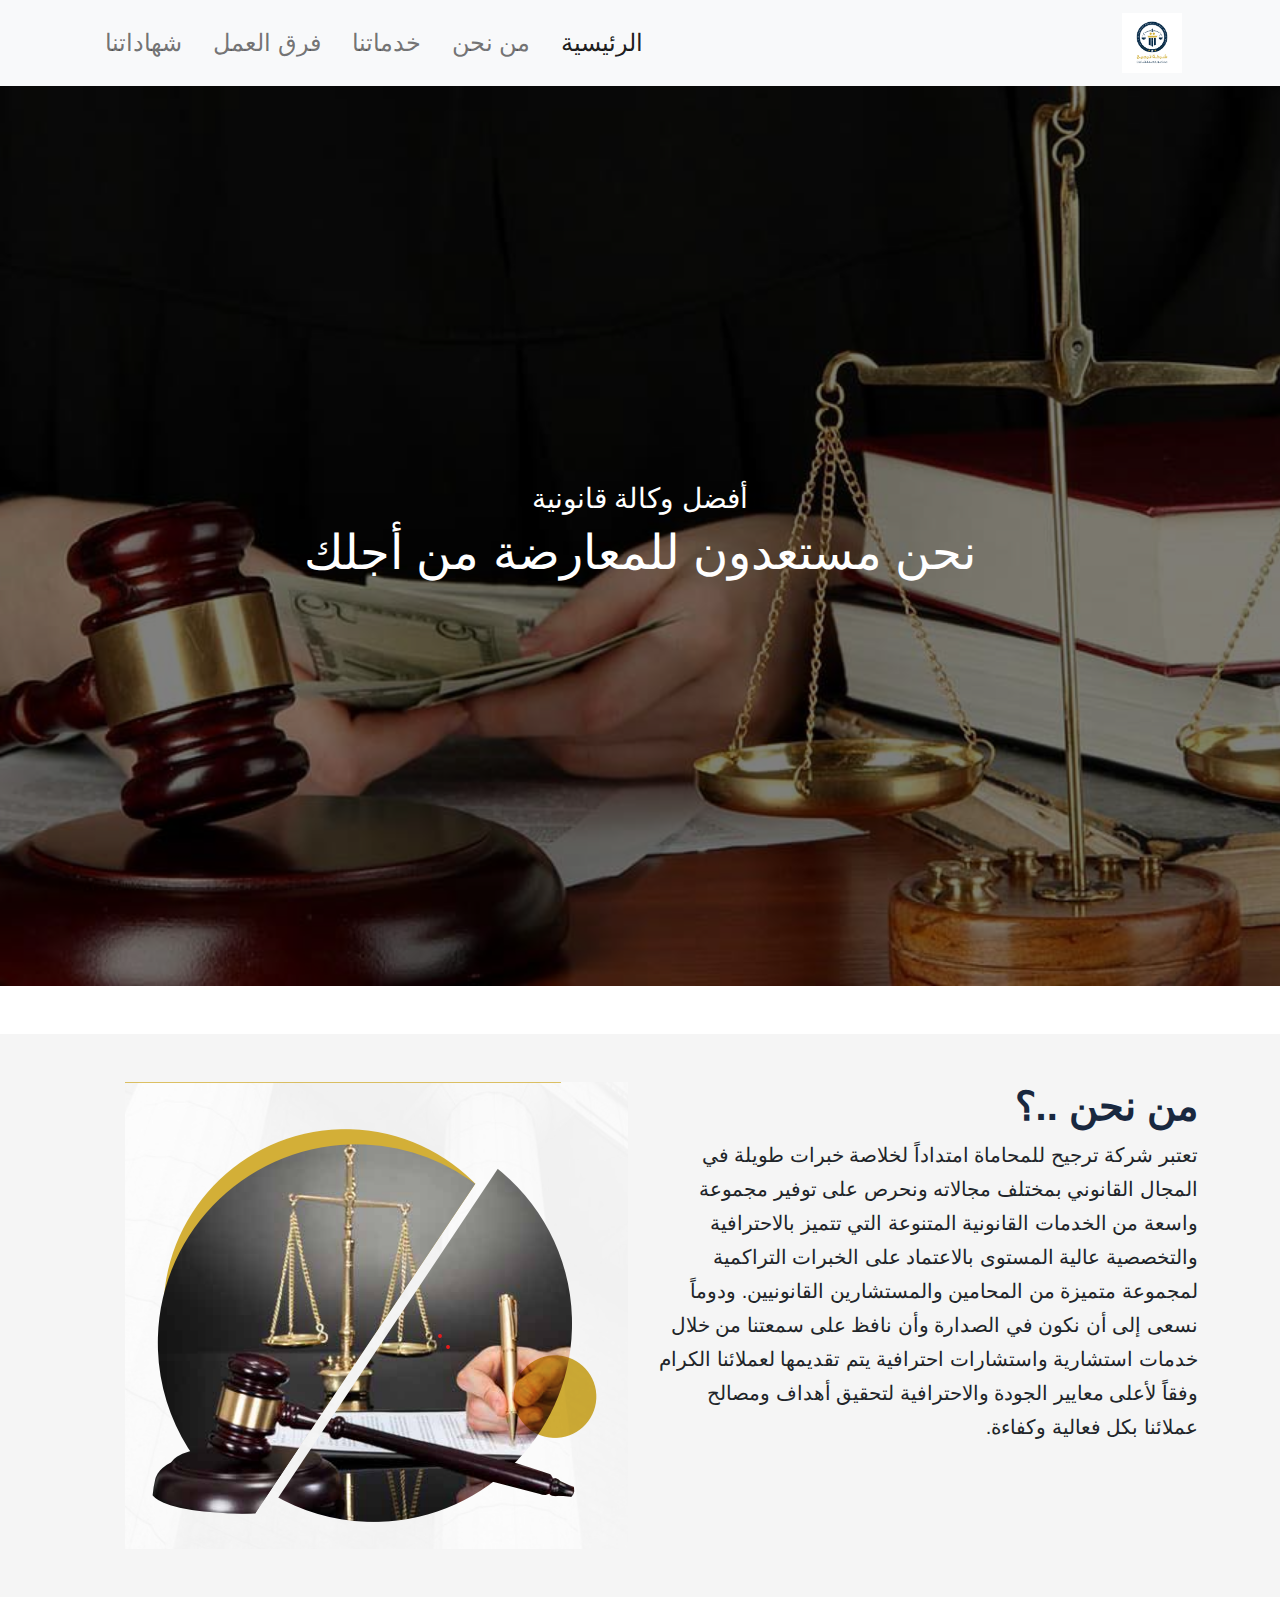
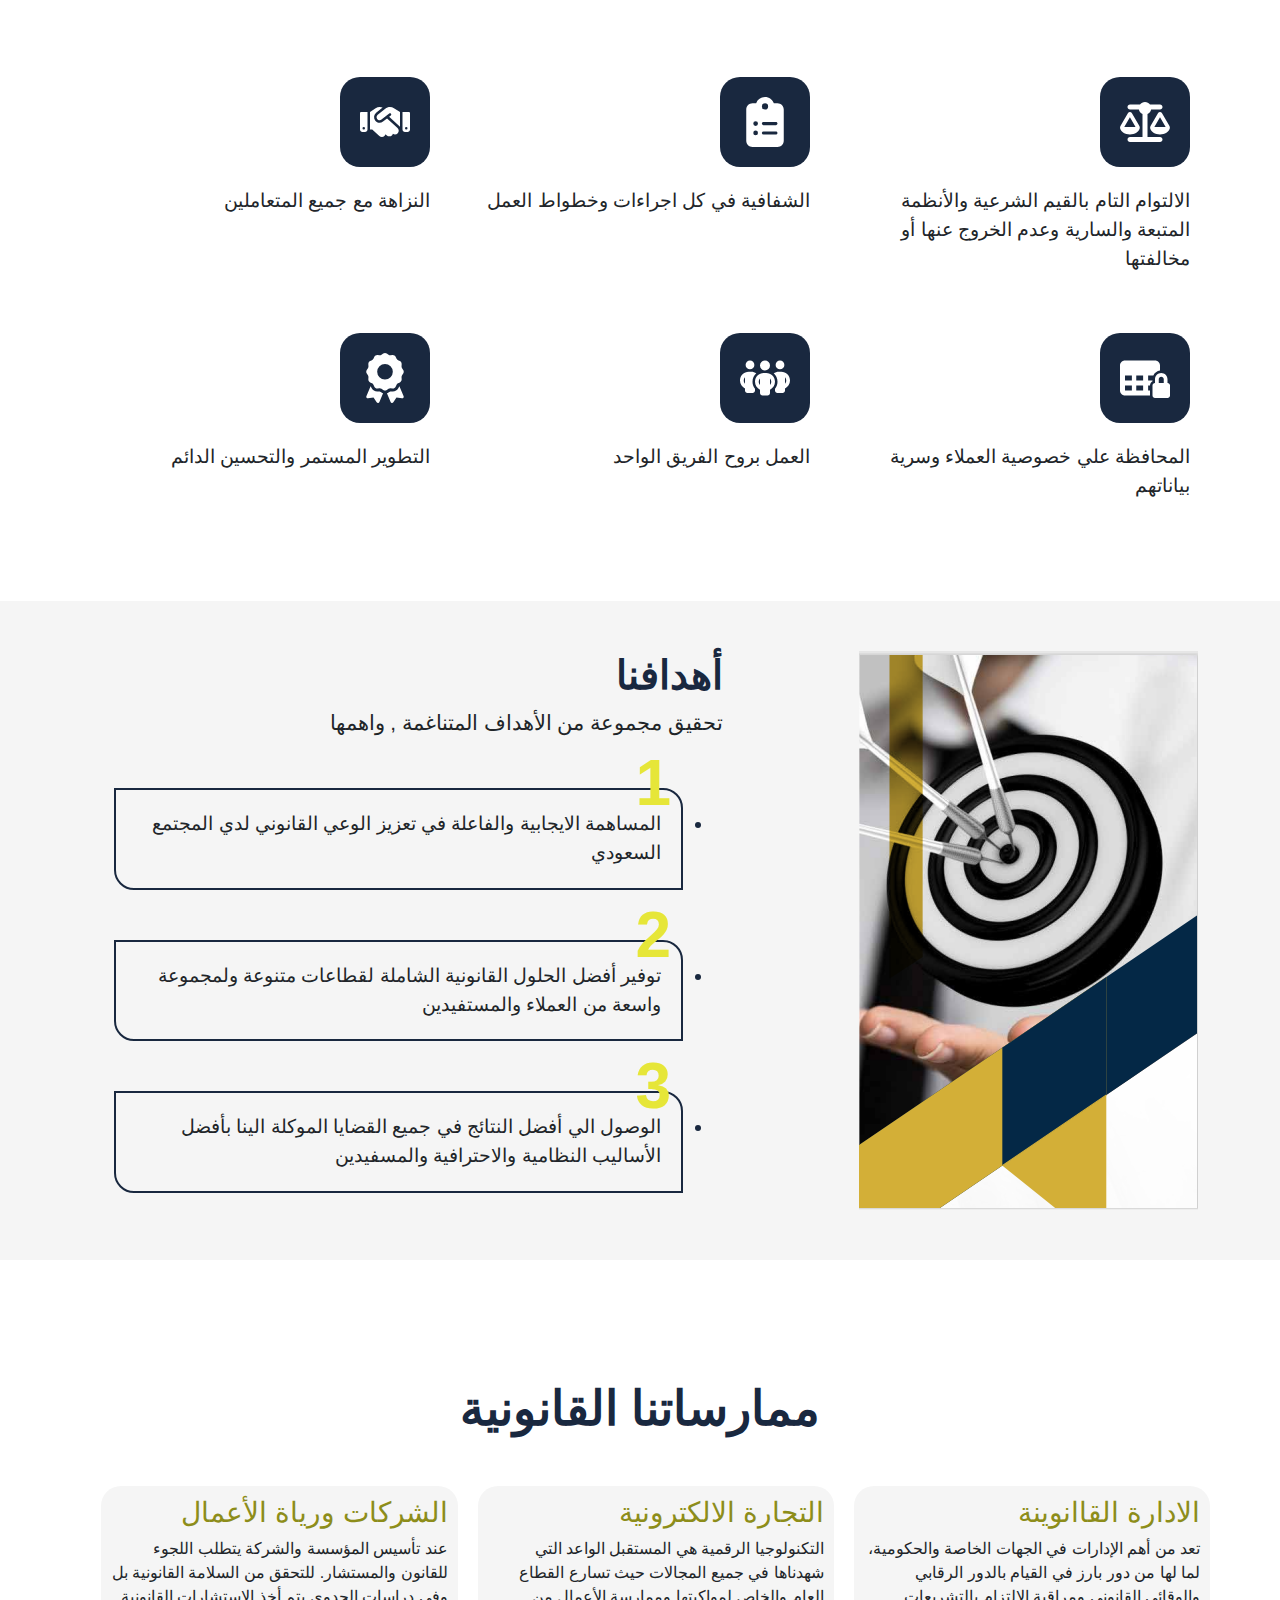
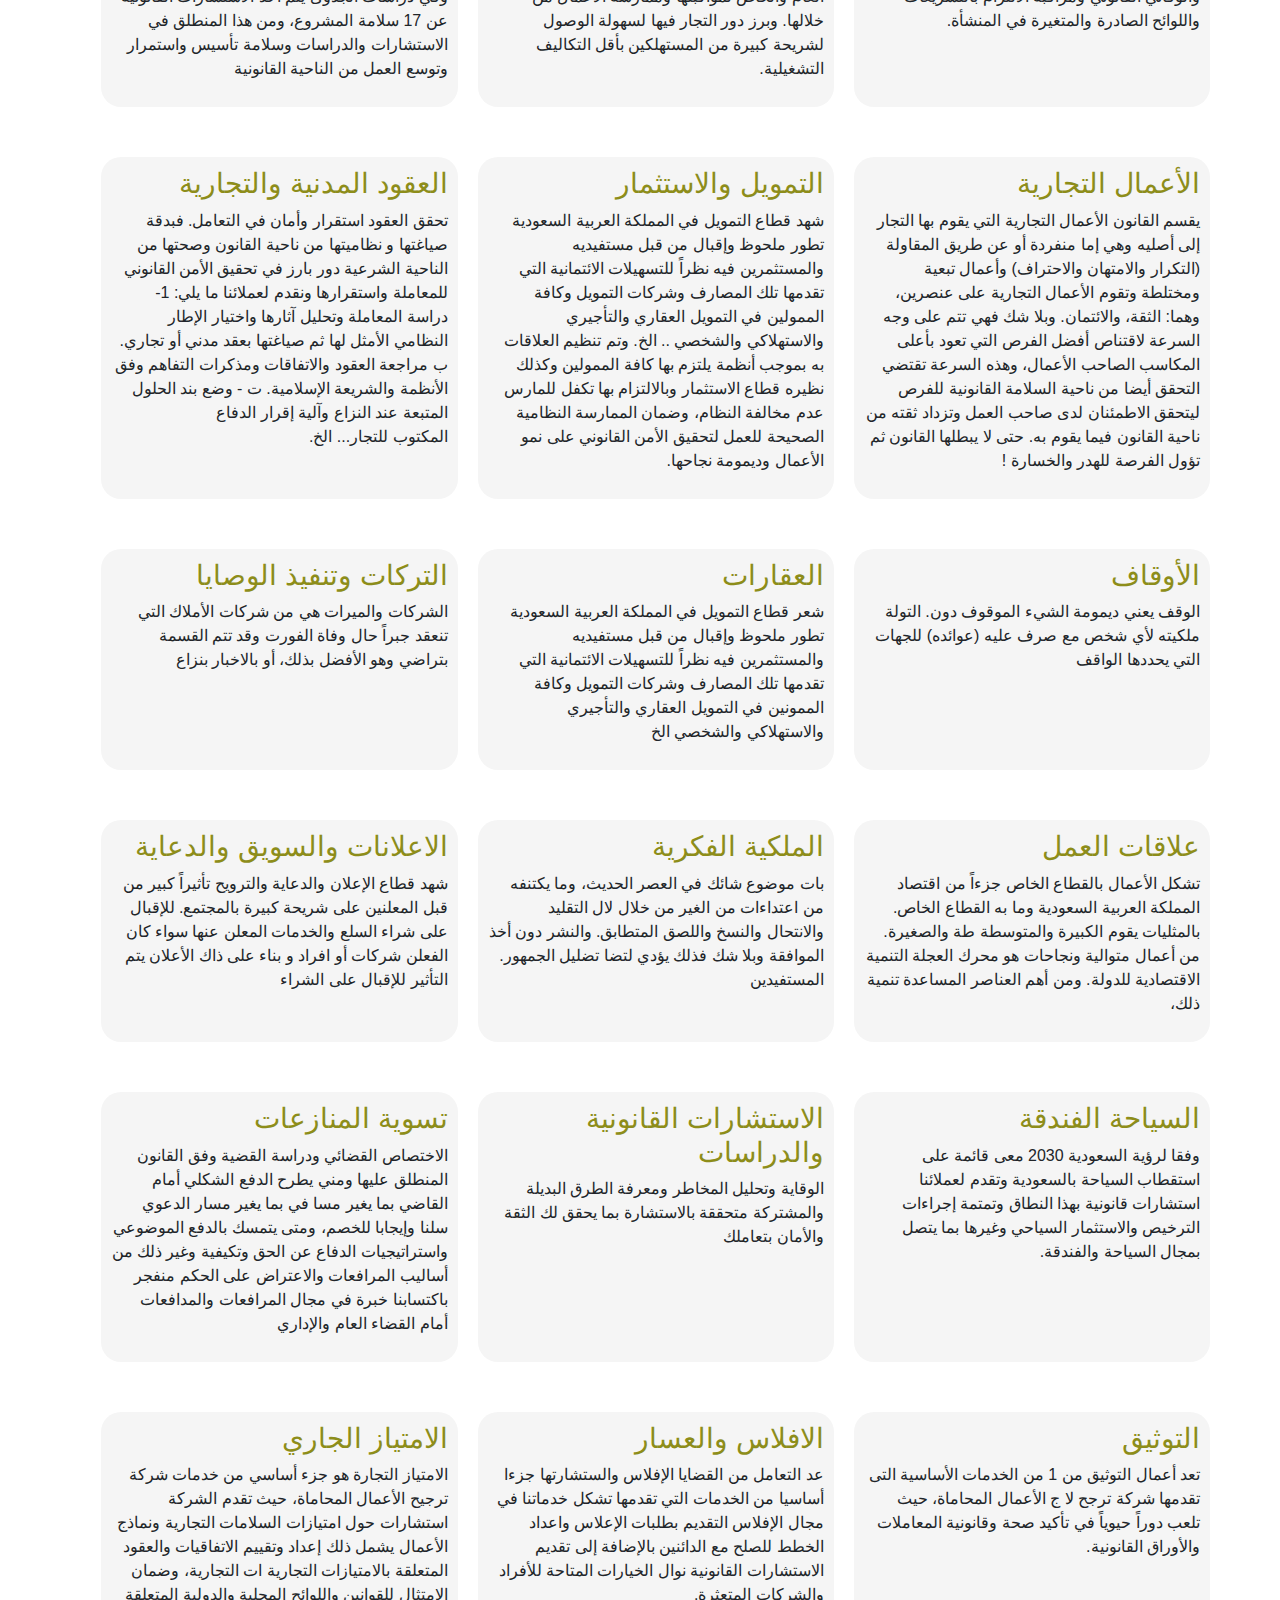
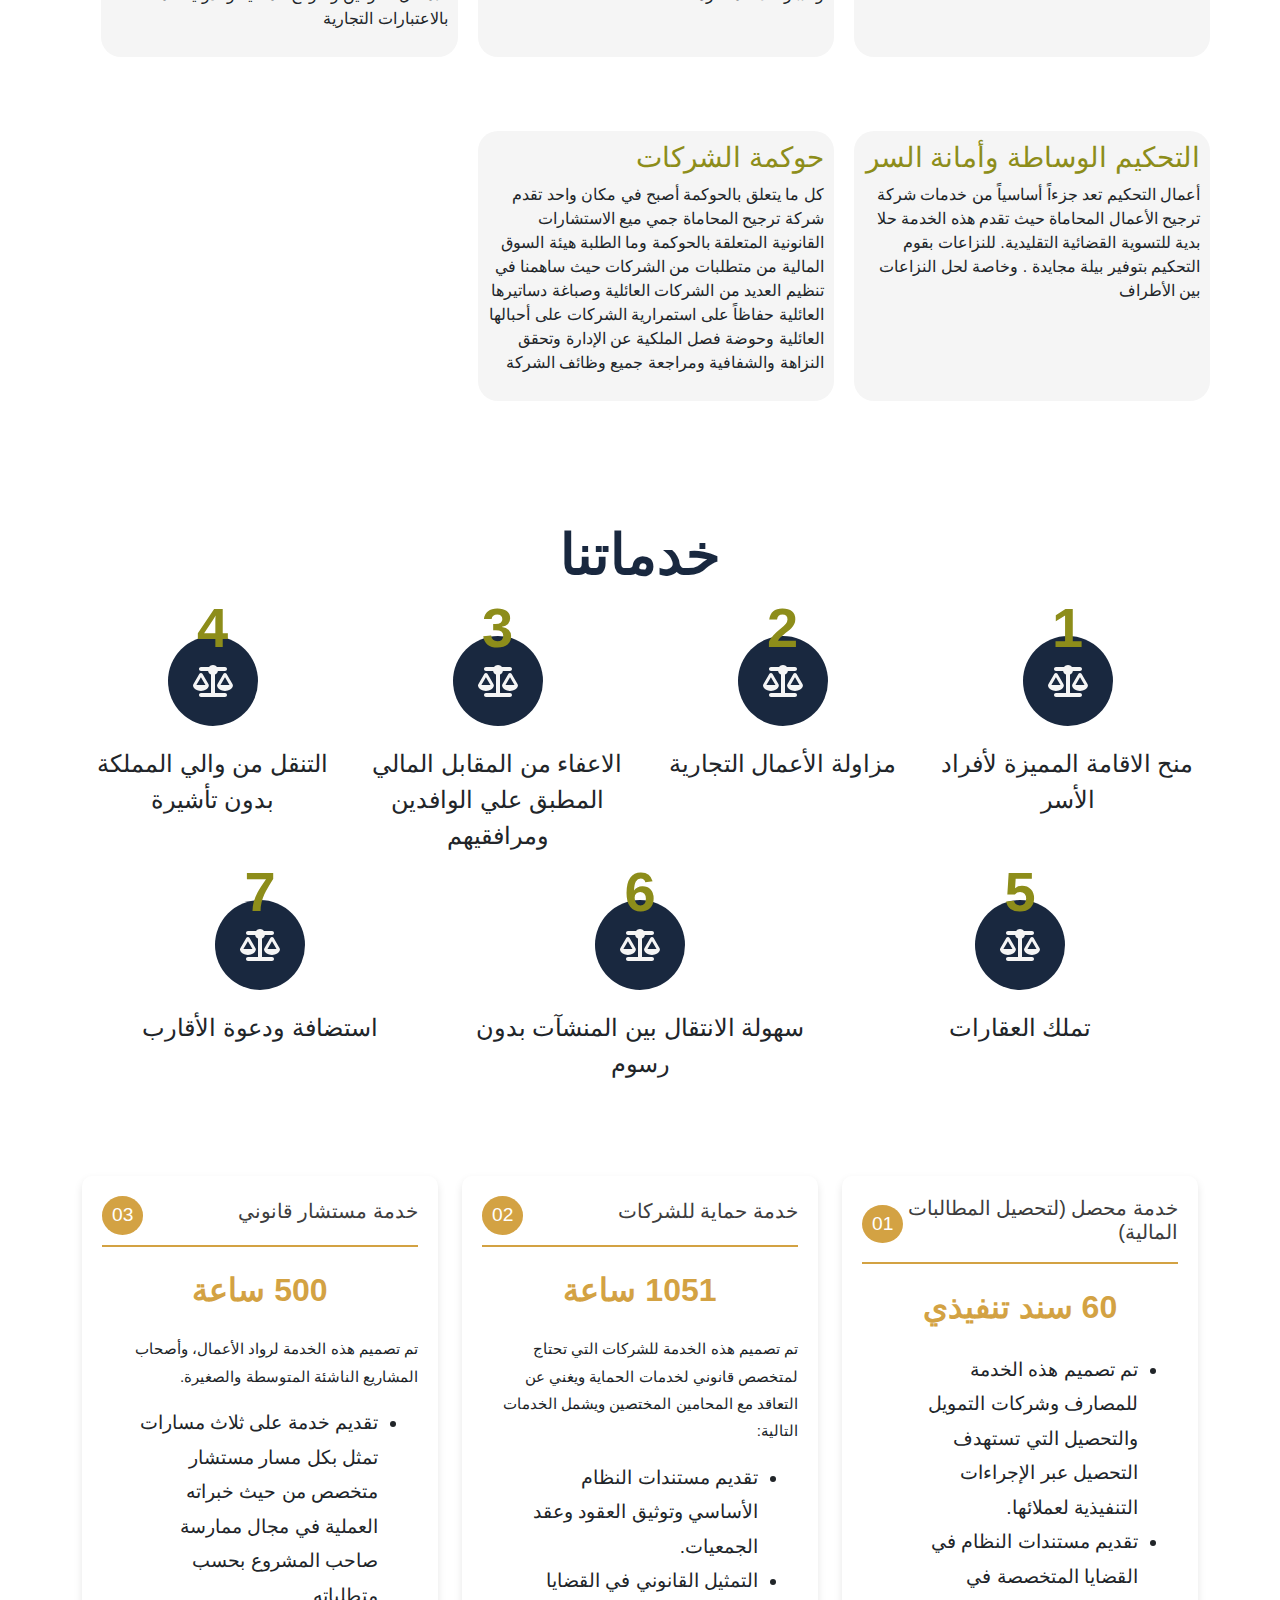
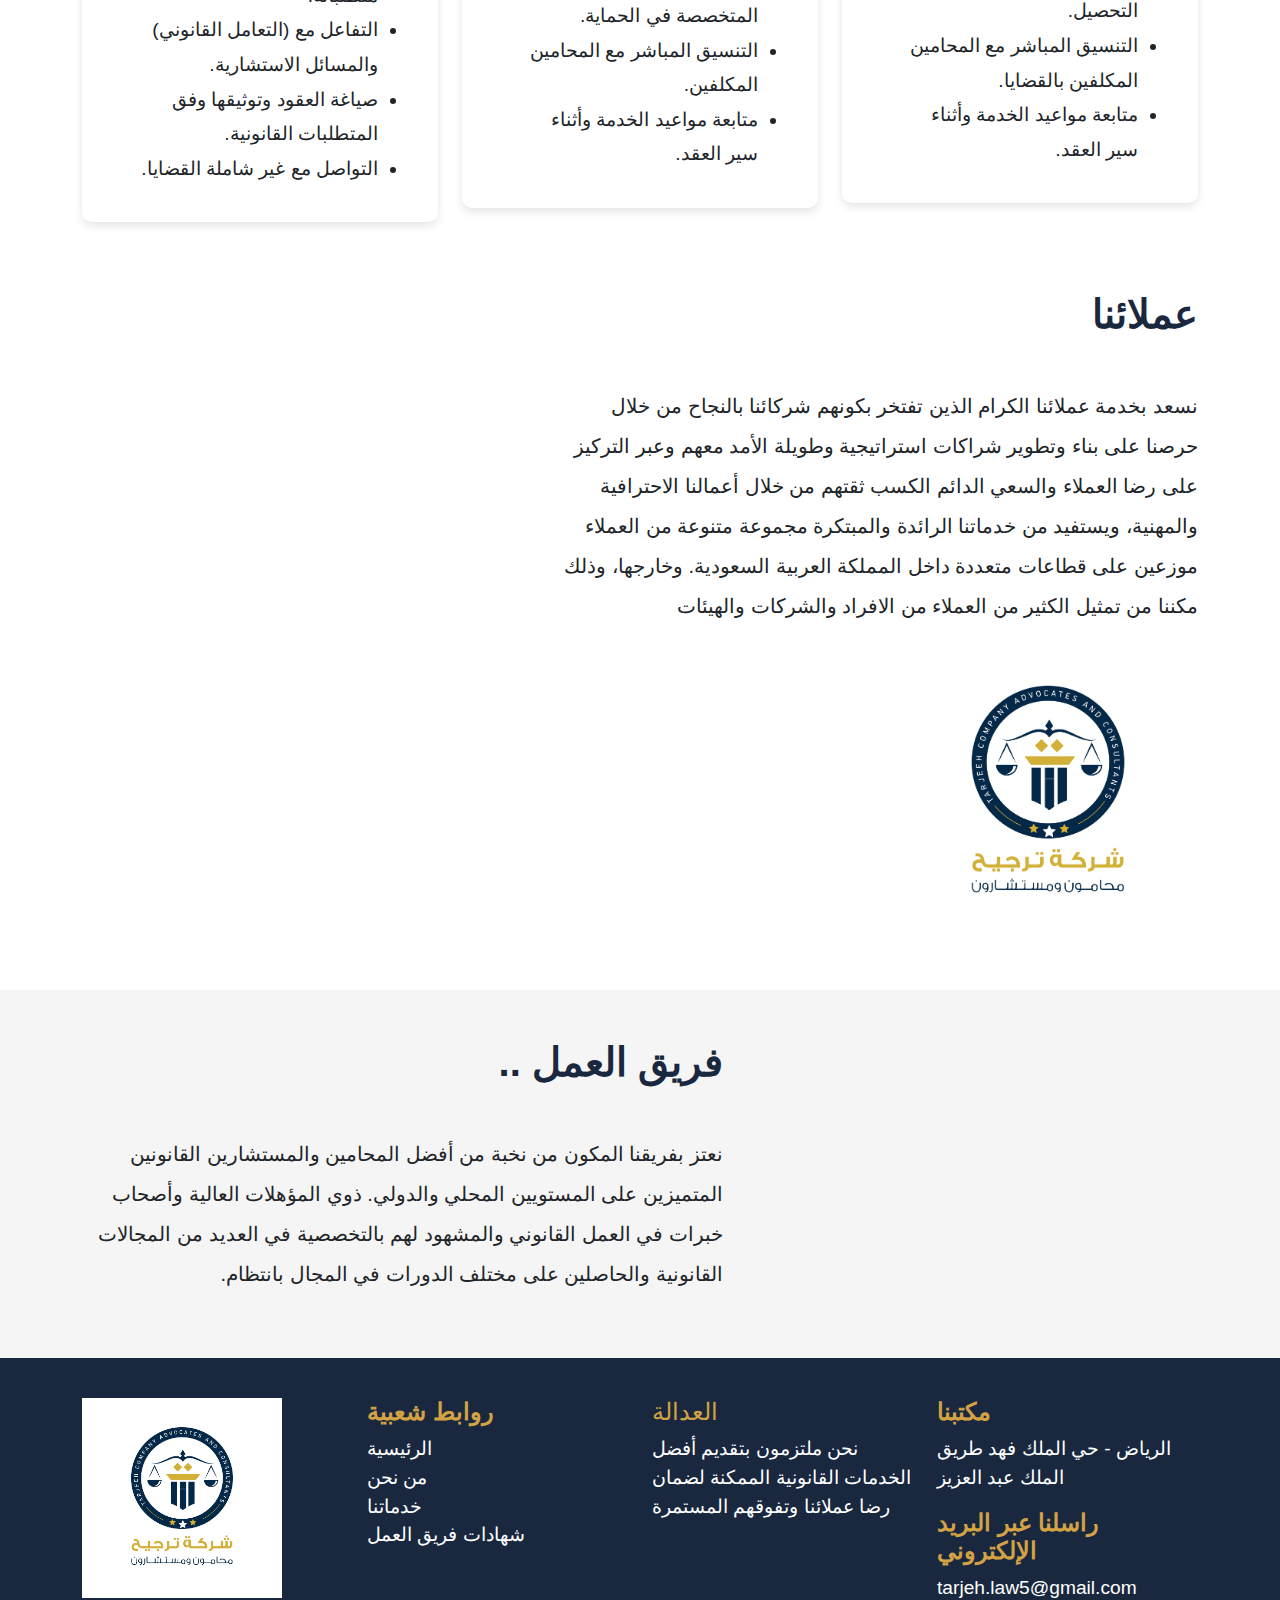
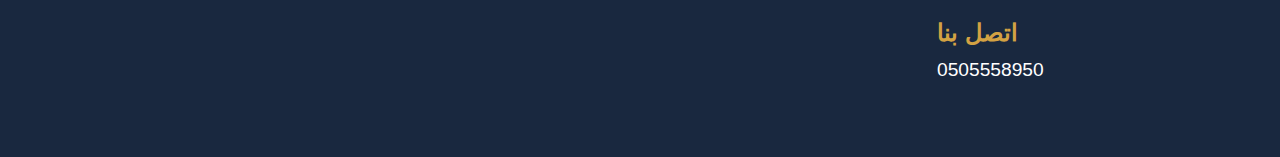
<file: index.html>
<!DOCTYPE html>
<html lang="ar" dir="rtl">
  <head>
    <meta charset="UTF-8" />
    <meta name="viewport" content="width=device-width, initial-scale=1.0" />
    <meta
      name="description"
      content="شركة ترجيح للمحاماة والاستشارات القانونية"
    />
    <meta name="keywords" content="شركة ترجيح, محامون, استشارات قانونية" />
    <meta name="author" content="شركة ترجيح" />
    <link
      rel="stylesheet"
      href="CSS/bootstrap.min.css"
      onload="this.onload=null;this.rel='stylesheet'"
    />
    <link
      rel="preload"
      href="CSS/style.css"
      as="style"
      onload="this.onload=null;this.rel='stylesheet'"
    />
    <link
      rel="stylesheet"
      href="CSS/all.min.css"
      onload="this.onload=null;this.rel='stylesheet'"
    />

    <link rel="icon" href="Images/Logo.webp" />

    <title>شركة ترجيح | محامون ومستشارون</title>
  </head>
  <body>
    <header>
      <nav class="navbar navbar-expand-lg navbar-light bg-light">
        <div class="container">
          <a class="navbar-brand" href="#">
            <img
              src="Images/Logo.webp"
              alt="website Logo"
              style="width: 60px"
            />
          </a>
          <button
            class="navbar-toggler"
            type="button"
            data-bs-toggle="collapse"
            data-bs-target="#navbarSupportedContent"
            aria-controls="navbarSupportedContent"
            aria-expanded="false"
            aria-label="Toggle navigation"
          >
            <span class="navbar-toggler-icon"></span>
          </button>
          <div class="collapse navbar-collapse" id="navbarSupportedContent">
            <ul class="navbar-nav me-auto mb-2 mb-lg-0">
              <li class="nav-item">
                <a class="nav-link active" aria-current="page" href="#"
                  >الرئيسية</a
                >
              </li>
              <li class="nav-item">
                <a class="nav-link" href="#about">من نحن</a>
              </li>
              <li class="nav-item">
                <a class="nav-link" href="#services">خدماتنا</a>
              </li>
              <li class="nav-item">
                <a class="nav-link" href="#team">فرق العمل</a>
              </li>
              <li class="nav-item">
                <a class="nav-link" href="certificate.html">شهاداتنا</a>
              </li>
            </ul>
          </div>
        </div>
      </nav>
    </header>
    <section class="landing">
      <div class="container">
        <h3>أفضل وكالة قانونية</h3>
        <h2>نحن مستعدون للمعارضة من أجلك</h2>
      </div>
    </section>
    <section
      class="about pt-5 pb-5 mt-5"
      style="background-color: var(--main-background-color)"
      id="about"
    >
      <div class="container">
        <div class="row">
          <div class="col-md-6">
            <h2 class="fw-bold fs-1" style="color: var(--dark-color)">
              من نحن ..؟
            </h2>
            <p style="line-height: 1.7; font-size: 20px">
              تعتبر شركة ترجيح للمحاماة امتداداً لخلاصة خبرات طويلة في المجال
              القانوني بمختلف مجالاته ونحرص على توفير مجموعة واسعة من الخدمات
              القانونية المتنوعة التي تتميز بالاحترافية والتخصصية عالية المستوى
              بالاعتماد على الخبرات التراكمية لمجموعة متميزة من المحامين
              والمستشارين القانونيين. ودوماً نسعى إلى أن نكون في الصدارة وأن
              نافظ على سمعتنا من خلال خدمات استشارية واستشارات احترافية يتم
              تقديمها لعملائنا الكرام وفقاً لأعلى معايير الجودة والاحترافية
              لتحقيق أهداف ومصالح عملائنا بكل فعالية وكفاءة.
            </p>
          </div>
          <div class="col-md-6">
            <img
              src="Images/who-are-we-1.png"
              alt="About us"
              class="img-fluid"
            />
          </div>
        </div>
      </div>
    </section>
    <section class="about-2">
      <div class="container">
        <div class="row">
          <div class="col-lg-4 col-md-6">
            <div class="svg">
              <i class="fa-solid fa-scale-balanced"></i>
            </div>
            <p>
              الالتوام التام بالقيم الشرعية والأنظمة المتبعة والسارية وعدم
              الخروج عنها أو مخالفتها
            </p>
          </div>
          <div class="col-lg-4 col-md-6">
            <div class="svg">
              <i class="fa-solid fa-clipboard-list"></i>
            </div>
            <p>الشفافية في كل اجراءات وخطواط العمل</p>
          </div>
          <div class="col-lg-4 col-md-6">
            <div class="svg">
              <i class="fa-solid fa-handshake"></i>
            </div>
            <p>النزاهة مع جميع المتعاملين</p>
          </div>
          <div class="col-lg-4 col-md-6">
            <div class="svg">
              <i class="fa-solid fa-table-cells-row-lock"></i>
            </div>
            <p>المحافظة علي خصوصية العملاء وسرية بياناتهم</p>
          </div>
          <div class="col-lg-4 col-md-6">
            <div class="svg">
              <i class="fa-solid fa-people-group"></i>
            </div>
            <p>العمل بروح الفريق الواحد</p>
          </div>
          <div class="col-lg-4 col-md-6">
            <div class="svg">
              <i class="fa-solid fa-award"></i>
            </div>
            <p>التطوير المستمر والتحسين الدائم</p>
          </div>
        </div>
      </div>
    </section>
    <section class="goals">
      <div class="container">
        <div class="row">
          <div class="col-md-5">
            <img src="Images/goals.png" alt="goals" class="img-fluid" />
          </div>
          <div class="col-md-7">
            <h2 class="fw-bold fs-1" style="color: var(--dark-color)">
              أهدافنا
            </h2>
            <p>تحقيق مجموعة من الأهداف المتناغمة , واهمها</p>
            <ul>
              <li>
                المساهمة الايجابية والفاعلة في تعزيز الوعي القانوني لدي المجتمع
                السعودي <span>1</span>
              </li>
              <li>
                توفير أفضل الحلول القانونية الشاملة لقطاعات متنوعة ولمجموعة
                واسعة من العملاء والمستفيدين <span>2</span>
              </li>
              <li>
                الوصول الي أفضل النتائج في جميع القضايا الموكلة الينا بأفضل
                الأساليب النظامية والاحترافية والمسفيدين <span>3</span>
              </li>
            </ul>
          </div>
        </div>
      </div>
    </section>
    <section class="content">
      <h1
        class="text-center mb-5 fw-bold"
        style="
          color: var(--dark-color);
          font-weight: 900 !important;
          font-size: 3rem;
        "
      >
        ممارساتنا القانونية
      </h1>
      <div class="container">
        <div class="row">
          <div class="col-lg-4 col-md-6">
            <h3>الادارة القاانوينة</h3>
            <p>
              تعد من أهم الإدارات في الجهات الخاصة والحكومية، لما لها من دور
              بارز في القيام بالدور الرقابي والوقائي القانوني ومراقبة الالتزام
              بالتشريعات واللوائح الصادرة والمتغيرة في المنشأة.
            </p>
          </div>
          <div class="col-lg-4 col-md-6">
            <h3>التجارة الالكترونية</h3>
            <p>
              التكنولوجيا الرقمية هي المستقبل الواعد التي شهدناها في جميع
              المجالات حيث تسارع القطاع العام والخاص لمواكبتها وممارسة الأعمال
              من خلالها. وبرز دور التجار فيها لسهولة الوصول لشريحة كبيرة من
              المستهلكين بأقل التكاليف التشغيلية.
            </p>
          </div>
          <div class="col-lg-4 col-md-6">
            <h3>الشركات ورياة الأعمال</h3>
            <p>
              عند تأسيس المؤسسة والشركة يتطلب اللجوء للقانون والمستشار. للتحقق
              من السلامة القانونية بل وفي دراسات الجدوى يتم أخذ الاستشارات
              القانونية عن 17 سلامة المشروع، ومن هذا المنطلق في الاستشارات
              والدراسات وسلامة تأسيس واستمرار وتوسع العمل من الناحية القانونية
            </p>
          </div>
          <div class="col-lg-4 col-md-6">
            <h3>الأعمال التجارية</h3>
            <p>
              يقسم القانون الأعمال التجارية التي يقوم بها التجار إلى أصليه وهي
              إما منفردة أو عن طريق المقاولة (التكرار والامتهان والاحتراف)
              وأعمال تبعية ومختلطة وتقوم الأعمال التجارية على عنصرين، وهما:
              الثقة، والائتمان. وبلا شك فهي تتم على وجه السرعة لاقتناص أفضل
              الفرص التي تعود بأعلى المكاسب الصاحب الأعمال، وهذه السرعة تقتضي
              التحقق أيضا من ناحية السلامة القانونية للفرص ليتحقق الاطمئنان لدى
              صاحب العمل وتزداد ثقته من ناحية القانون فيما يقوم به. حتى لا
              يبطلها القانون ثم تؤول الفرصة للهدر والخسارة !
            </p>
          </div>
          <div class="col-lg-4 col-md-6">
            <h3>التمويل والاستثمار</h3>
            <p>
              شهد قطاع التمويل في المملكة العربية السعودية تطور ملحوظ وإقبال من
              قبل مستفيديه والمستثمرين فيه نظراً للتسهيلات الائتمانية التي
              تقدمها تلك المصارف وشركات التمويل وكافة الممولين في التمويل
              العقاري والتأجيري والاستهلاكي والشخصي .. الخ. وتم تنظيم العلاقات
              به بموجب أنظمة يلتزم بها كافة الممولين وكذلك نظيره قطاع الاستثمار
              وبالالتزام بها تكفل للمارس عدم مخالفة النظام، وضمان الممارسة
              النظامية الصحيحة للعمل لتحقيق الأمن القانوني على نمو الأعمال
              وديمومة نجاحها.
            </p>
          </div>
          <div class="col-lg-4 col-md-6">
            <h3>العقود المدنية والتجارية</h3>
            <p>
              تحقق العقود استقرار وأمان في التعامل. فبدقة صياغتها و نظاميتها من
              ناحية القانون وصحتها من الناحية الشرعية دور بارز في تحقيق الأمن
              القانوني للمعاملة واستقرارها ونقدم لعملائنا ما يلي: 1- دراسة
              المعاملة وتحليل آثارها واختيار الإطار النظامي الأمثل لها ثم
              صياغتها بعقد مدني أو تجاري. ب مراجعة العقود والاتفاقات ومذكرات
              التفاهم وفق الأنظمة والشريعة الإسلامية. ت - وضع بند الحلول المتبعة
              عند النزاع وآلية إقرار الدفاع المكتوب للتجار... الخ.
            </p>
          </div>
          <div class="col-lg-4 col-md-6">
            <h3>الأوقاف</h3>
            <p>
              الوقف يعني ديمومة الشيء الموقوف دون. التولة ملكيته لأي شخص مع صرف
              عليه (عوائده) للجهات التي يحددها الواقف
            </p>
          </div>
          <div class="col-lg-4 col-md-6">
            <h3>العقارات</h3>
            <p>
              شعر قطاع التمويل في المملكة العربية السعودية تطور ملحوظ وإقبال من
              قبل مستفيديه والمستثمرين فيه نظراً للتسهيلات الائتمانية التي
              تقدمها تلك المصارف وشركات التمويل وكافة الممونين في التمويل
              العقاري والتأجيري والاستهلاكي والشخصي الخ
            </p>
          </div>
          <div class="col-lg-4 col-md-6">
            <h3>التركات وتنفيذ الوصايا</h3>
            <p>
              الشركات والميرات هي من شركات الأملاك التي تنعقد جبراً حال وفاة
              الفورت وقد تتم القسمة بتراضي وهو الأفضل بذلك، أو بالاخبار بنزاع
            </p>
          </div>
          <div class="col-lg-4 col-md-6">
            <h3>علاقات العمل</h3>
            <p>
              تشكل الأعمال بالقطاع الخاص جزءاً من اقتصاد المملكة العربية
              السعودية وما به القطاع الخاص. بالمثليات يقوم الكبيرة والمتوسطة طة
              والصغيرة. من أعمال متوالية ونجاحات هو محرك العجلة التنمية
              الاقتصادية للدولة. ومن أهم العناصر المساعدة تنمية ذلك،
            </p>
          </div>
          <div class="col-lg-4 col-md-6">
            <h3>الملكية الفكرية</h3>
            <p>
              بات موضوع شائك في العصر الحديث، وما يكتنفه من اعتداءات من الغير من
              خلال لال التقليد والانتحال والنسخ واللصق المتطابق. والنشر دون أخذ
              الموافقة وبلا شك فذلك يؤدي لتضا تضليل الجمهور. المستفيدين
            </p>
          </div>
          <div class="col-lg-4 col-md-6">
            <h3>الاعلانات والسويق والدعاية</h3>
            <p>
              شهد قطاع الإعلان والدعاية والترويح تأثيراً كبير من قبل المعلنين
              على شريحة كبيرة بالمجتمع. للإقبال على شراء السلع والخدمات المعلن
              عنها سواء كان الفعلن شركات أو افراد و بناء على ذاك الأعلان يتم
              التأثير للإقبال على الشراء
            </p>
          </div>
          <div class="col-lg-4 col-md-6">
            <h3>السياحة الفندقة</h3>
            <p>
              وفقا لرؤية السعودية 2030 معى قائمة على استقطاب السياحة بالسعودية
              وتقدم لعملائنا استشارات قانونية بهذا النطاق وتمتمة إجراءات الترخيص
              والاستثمار السياحي وغيرها بما يتصل بمجال السياحة والفندقة.
            </p>
          </div>
          <div class="col-lg-4 col-md-6">
            <h3>الاستشارات القانونية والدراسات</h3>
            <p>
              الوقاية وتحليل المخاطر ومعرفة الطرق البديلة والمشتركة متحققة
              بالاستشارة بما يحقق لك الثقة والأمان بتعاملك
            </p>
          </div>
          <div class="col-lg-4 col-md-6">
            <h3>تسوية المنازعات</h3>
            <p>
              الاختصاص القضائي ودراسة القضية وفق القانون المنطلق عليها ومني يطرح
              الدفع الشكلي أمام القاضي بما يغير مسا في بما يغير مسار الدعوي سلنا
              وإيجابا للخصم، ومتى يتمسك بالدفع الموضوعي واستراتيجيات الدفاع عن
              الحق وتكيفية وغير ذلك من أساليب المرافعات والاعتراض على الحكم
              منفجر باكتسابنا خبرة في مجال المرافعات والمدافعات أمام القضاء
              العام والإداري
            </p>
          </div>
          <div class="col-lg-4 col-md-6">
            <h3>التوثيق</h3>
            <p>
              تعد أعمال التوثيق من 1 من الخدمات الأساسية التى تقدمها شركة ترجح
              لا ج الأعمال المحاماة، حيث تلعب دوراً حيوياً في تأكيد صحة وقانونية
              المعاملات والأوراق القانونية.
            </p>
          </div>
          <div class="col-lg-4 col-md-6">
            <h3>الافلاس والعسار</h3>
            <p>
              عد التعامل من القضايا الإفلاس والستشارتها جزءا أساسيا من الخدمات
              التي تقدمها تشكل خدماتنا في مجال الإفلاس التقديم بطلبات الإعلاس
              واعداد الخطط للصلح مع الدائنين بالإضافة إلى تقديم الاستشارات
              القانونية نوال الخيارات المتاحة للأفراد والشركات المتعثرة.
            </p>
          </div>
          <div class="col-lg-4 col-md-6">
            <h3>الامتياز الجاري</h3>
            <p>
              الامتياز التجارة هو جزء أساسي من خدمات شركة ترجيح الأعمال
              المحاماة، حيث تقدم الشركة استشارات حول امتيازات السلامات التجارية
              ونماذج الأعمال يشمل ذلك إعداد وتقييم الاتفاقيات والعقود المتعلقة
              بالامتيازات التجارية ات التجارية، وضمان الامتثال للقوانين واللوائح
              المحلية والدولية المتعلقة بالاعتبارات التجارية
            </p>
          </div>
          <div class="col-lg-4 col-md-6 mt-4">
            <h3>التحكيم الوساطة وأمانة السر</h3>
            <p>
              أعمال التحكيم تعد جزءاً أساسياً من خدمات شركة ترجيح الأعمال
              المحاماة حيث تقدم هذه الخدمة حلا بدية للتسوية القضائية التقليدية.
              للنزاعات بقوم التحكيم بتوفير بيلة مجايدة . وخاصة لحل النزاعات بين
              الأطراف
            </p>
          </div>
          <div class="col-lg-4 col-md-6 mt-4">
            <h3>حوكمة الشركات</h3>
            <p>
              كل ما يتعلق بالحوكمة أصبح في مكان واحد تقدم شركة ترجيح المحاماة
              جمي ميع الاستشارات القانونية المتعلقة بالحوكمة وما الطلبة هيئة
              السوق المالية من متطلبات من الشركات حيث ساهمنا في تنظيم العديد من
              الشركات العائلية وصباغة دساتيرها العائلية حفاظاً على استمرارية
              الشركات على أحبالها العائلية وحوضة فصل الملكية عن الإدارة وتحقق
              النزاهة والشفافية ومراجعة جميع وظائف الشركة
            </p>
          </div>
        </div>
      </div>
    </section>
    <section class="services" id="services">
      <h1
        class="text-center mb-5 fw-bold"
        style="
          color: var(--dark-color);
          font-weight: 900 !important;
          font-size: 3.5rem;
        "
      >
        خدماتنا
      </h1>
      <div class="container">
        <div class="row">
          <div class="col-lg-3 col-md-6">
            <div class="svg">
              <span>1</span>
              <i class="fa-solid fa-scale-balanced"></i>
            </div>
            <p>منح الاقامة المميزة لأفراد الأسر</p>
          </div>
          <div class="col-lg-3 col-md-6">
            <div class="svg">
              <span>2</span>
              <i class="fa-solid fa-scale-balanced"></i>
            </div>
            <p>مزاولة الأعمال التجارية</p>
          </div>
          <div class="col-lg-3 col-md-6">
            <div class="svg">
              <span>3</span>
              <i class="fa-solid fa-scale-balanced"></i>
            </div>
            <p>الاعفاء من المقابل المالي المطبق علي الوافدين ومرافقيهم</p>
          </div>
          <div class="col-lg-3 col-md-6">
            <div class="svg">
              <span>4</span>
              <i class="fa-solid fa-scale-balanced"></i>
            </div>
            <p>التنقل من والي المملكة بدون تأشيرة</p>
          </div>
          <div class="col-lg-4 col-md-6">
            <div class="svg">
              <span>5</span>
              <i class="fa-solid fa-scale-balanced"></i>
            </div>
            <p>تملك العقارات</p>
          </div>
          <div class="col-lg-4 col-md-6">
            <div class="svg">
              <span>6</span>
              <i class="fa-solid fa-scale-balanced"></i>
            </div>
            <p>سهولة الانتقال بين المنشآت بدون رسوم</p>
          </div>
          <div class="col-lg-4 col-md-6">
            <div class="svg">
              <span>7</span>
              <i class="fa-solid fa-scale-balanced"></i>
            </div>
            <p>استضافة ودعوة الأقارب</p>
          </div>
        </div>
      </div>
    </section>
    <section>
      <div class="container my-5">
        <div class="row">
          <div class="col-md-6 col-lg-4">
            <div class="service-card">
              <div class="service-header">
                <h5>خدمة محصل (لتحصيل المطالبات المالية)</h5>
                <div class="service-number">01</div>
              </div>
              <div class="service-content">
                <p class="text-center">
                  <span class="service-hours">60 سند تنفيذي</span>
                </p>
                <ul>
                  <li>
                    تم تصميم هذه الخدمة للمصارف وشركات التمويل والتحصيل التي
                    تستهدف التحصيل عبر الإجراءات التنفيذية لعملائها.
                  </li>
                  <li>تقديم مستندات النظام في القضايا المتخصصة في التحصيل.</li>
                  <li>التنسيق المباشر مع المحامين المكلفين بالقضايا.</li>
                  <li>متابعة مواعيد الخدمة وأثناء سير العقد.</li>
                </ul>
              </div>
            </div>
          </div>
          <div class="col-md-6 col-lg-4">
            <div class="service-card">
              <div class="service-header">
                <h5>خدمة حماية للشركات</h5>
                <div class="service-number">02</div>
              </div>
              <div class="service-content">
                <p class="text-center">
                  <span class="service-hours">1051 ساعة</span>
                </p>
                <p>
                  تم تصميم هذه الخدمة للشركات التي تحتاج لمتخصص قانوني لخدمات
                  الحماية ويغني عن التعاقد مع المحامين المختصين ويشمل الخدمات
                  التالية:
                </p>
                <ul>
                  <li>
                    تقديم مستندات النظام الأساسي وتوثيق العقود وعقد الجمعيات.
                  </li>
                  <li>التمثيل القانوني في القضايا المتخصصة في الحماية.</li>
                  <li>التنسيق المباشر مع المحامين المكلفين.</li>
                  <li>متابعة مواعيد الخدمة وأثناء سير العقد.</li>
                </ul>
              </div>
            </div>
          </div>
          <div class="col-md-6 col-lg-4">
            <div class="service-card">
              <div class="service-header">
                <h5>خدمة مستشار قانوني</h5>
                <div class="service-number">03</div>
              </div>
              <div class="service-content">
                <p class="text-center">
                  <span class="service-hours">500 ساعة</span>
                </p>
                <p>
                  تم تصميم هذه الخدمة لرواد الأعمال، وأصحاب المشاريع الناشئة
                  المتوسطة والصغيرة.
                </p>
                <ul>
                  <li>
                    تقديم خدمة على ثلاث مسارات تمثل بكل مسار مستشار متخصص من حيث
                    خبراته العملية في مجال ممارسة صاحب المشروع بحسب متطلباته.
                  </li>
                  <li>التفاعل مع (التعامل القانوني) والمسائل الاستشارية.</li>
                  <li>صياغة العقود وتوثيقها وفق المتطلبات القانونية.</li>
                  <li>التواصل مع غير شاملة القضايا.</li>
                </ul>
              </div>
            </div>
          </div>
        </div>
      </div>
    </section>
    <section class="client">
      <div class="container">
        <div class="row">
          <div class="col-lg-7 col-md-6">
            <h2 class="fw-bold fs-1" style="color: var(--dark-color)">
              عملائنا
            </h2>
            <p class="mt-5 fs-5" style="line-height: 2">
              نسعد بخدمة عملائنا الكرام الذين تفتخر بكونهم شركائنا بالنجاح من
              خلال حرصنا على بناء وتطوير شراكات استراتيجية وطويلة الأمد معهم
              وعبر التركيز على رضا العملاء والسعي الدائم الكسب ثقتهم من خلال
              أعمالنا الاحترافية والمهنية، ويستفيد من خدماتنا الرائدة والمبتكرة
              مجموعة متنوعة من العملاء موزعين على قطاعات متعددة داخل المملكة
              العربية السعودية. وخارجها، وذلك مكننا من تمثيل الكثير من العملاء
              من الافراد والشركات والهيئات
            </p>
            <img
              src="Images/Logo.webp"
              alt="Logo"
              loading="lazy"
              style="width: 300px"
            />
          </div>
          <div class="col-lg-5 col-md-6">
            <img
              src="Images/clients (1).png"
              alt="client"
              class="img-fluid"
              loading="lazy"
            />
          </div>
        </div>
      </div>
    </section>
    <section
      class="team mt-5 pt-5"
      style="background-color: var(--main-background-color)"
      id="team"
    >
      <div class="container">
        <div class="row">
          <div class="col-lg-5 col-md-6">
            <img
              src="Images/team(1).png"
              alt="team"
              class="img-fluid mb-5"
              loading="lazy"
            />
          </div>
          <div class="col-lg-7 col-md-6">
            <h2 class="fw-bold fs-1" style="color: var(--dark-color)">
              فريق العمل ..
            </h2>
            <p class="mt-5 fs-5" style="line-height: 2">
              نعتز بفريقنا المكون من نخبة من أفضل المحامين والمستشارين القانونين
              المتميزين على المستويين المحلي والدولي. ذوي المؤهلات العالية
              وأصحاب خبرات في العمل القانوني والمشهود لهم بالتخصصية في العديد من
              المجالات القانونية والحاصلين على مختلف الدورات في المجال بانتظام.
            </p>
            <img
              src="Images/team-2.png"
              alt="Logo"
              loading="lazy"
              class="img-fluid mt-5"
              style="width: 400px"
            />
          </div>
        </div>
      </div>
    </section>
    <footer>
      <div class="container">
        <div class="row text-center text-md-start">
          <!-- Contact Info -->
          <div class="col-lg-3 col-md-6 mb-3">
            <div class="contact-info">
              <h5>مكتبنا</h5>
              <p>الرياض - حي الملك فهد طريق الملك عبد العزيز</p>
            </div>
            <div class="contact-info">
              <h5>راسلنا عبر البريد الإلكتروني</h5>
              <p>tarjeh.law5@gmail.com</p>
            </div>
            <div class="contact-info">
              <h5>اتصل بنا</h5>
              <p>0505558950</p>
            </div>
          </div>

          <!-- Justice Section -->
          <div class="col-lg-3 col-md-6 mb-3">
            <h4>العدالة</h4>
            <p>
              نحن ملتزمون بتقديم أفضل الخدمات القانونية الممكنة لضمان رضا
              عملائنا وتفوقهم المستمرة
            </p>
            <div class="social-icons mt-3">
              <a href="#"><i class="bi bi-twitter"></i></a>
              <a href="#"><i class="bi bi-facebook"></i></a>
              <a href="#"><i class="bi bi-linkedin"></i></a>
              <a href="#"><i class="bi bi-instagram"></i></a>
            </div>
          </div>

          <!-- Links Section -->
          <div class="col-lg-3 col-md-6 mb-3 footer-links">
            <h5>روابط شعبية</h5>
            <ul class="list-unstyled">
              <li><a href="#">الرئيسية</a></li>
              <li><a href="#about">من نحن</a></li>
              <li><a href="#services">خدماتنا</a></li>
              <li><a href="certificate.html">شهادات فريق العمل</a></li>
            </ul>
          </div>

          <div class="col-lg-3 col-md-6 mb-3 footer-links">
            <img
              src="Images/Logo.webp"
              alt="Logo"
              loading="lazy"
              style="width: 200px"
            />
          </div>
        </div>
      </div>
    </footer>
    <div class="arrow-up">
      <i class="fa-solid fa-arrow-up"></i>
    </div>
    <script src="JS/bootstrap.bundle.min.js" async></script>
    <script src="JS/all.min.js" async></script>
    <script src="JS/script.js" defer></script>
  </body>
</html>
</file>
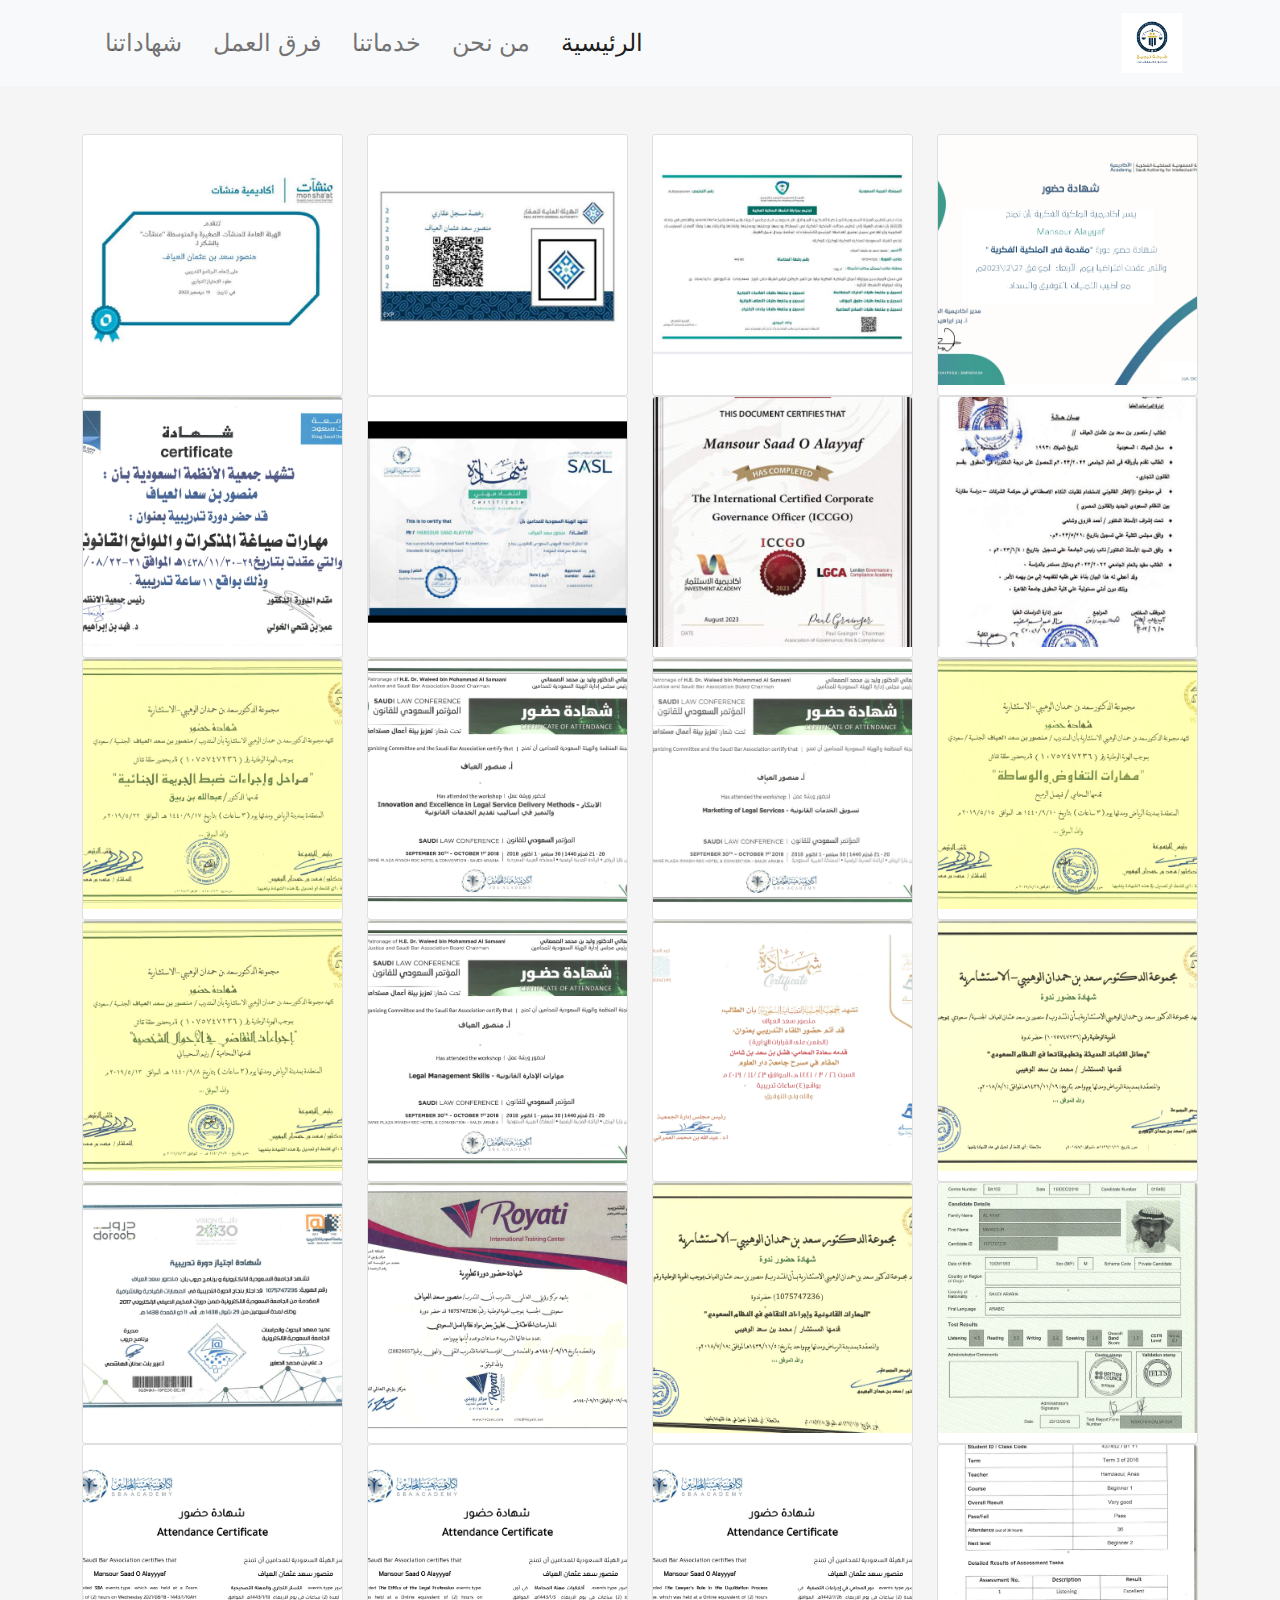
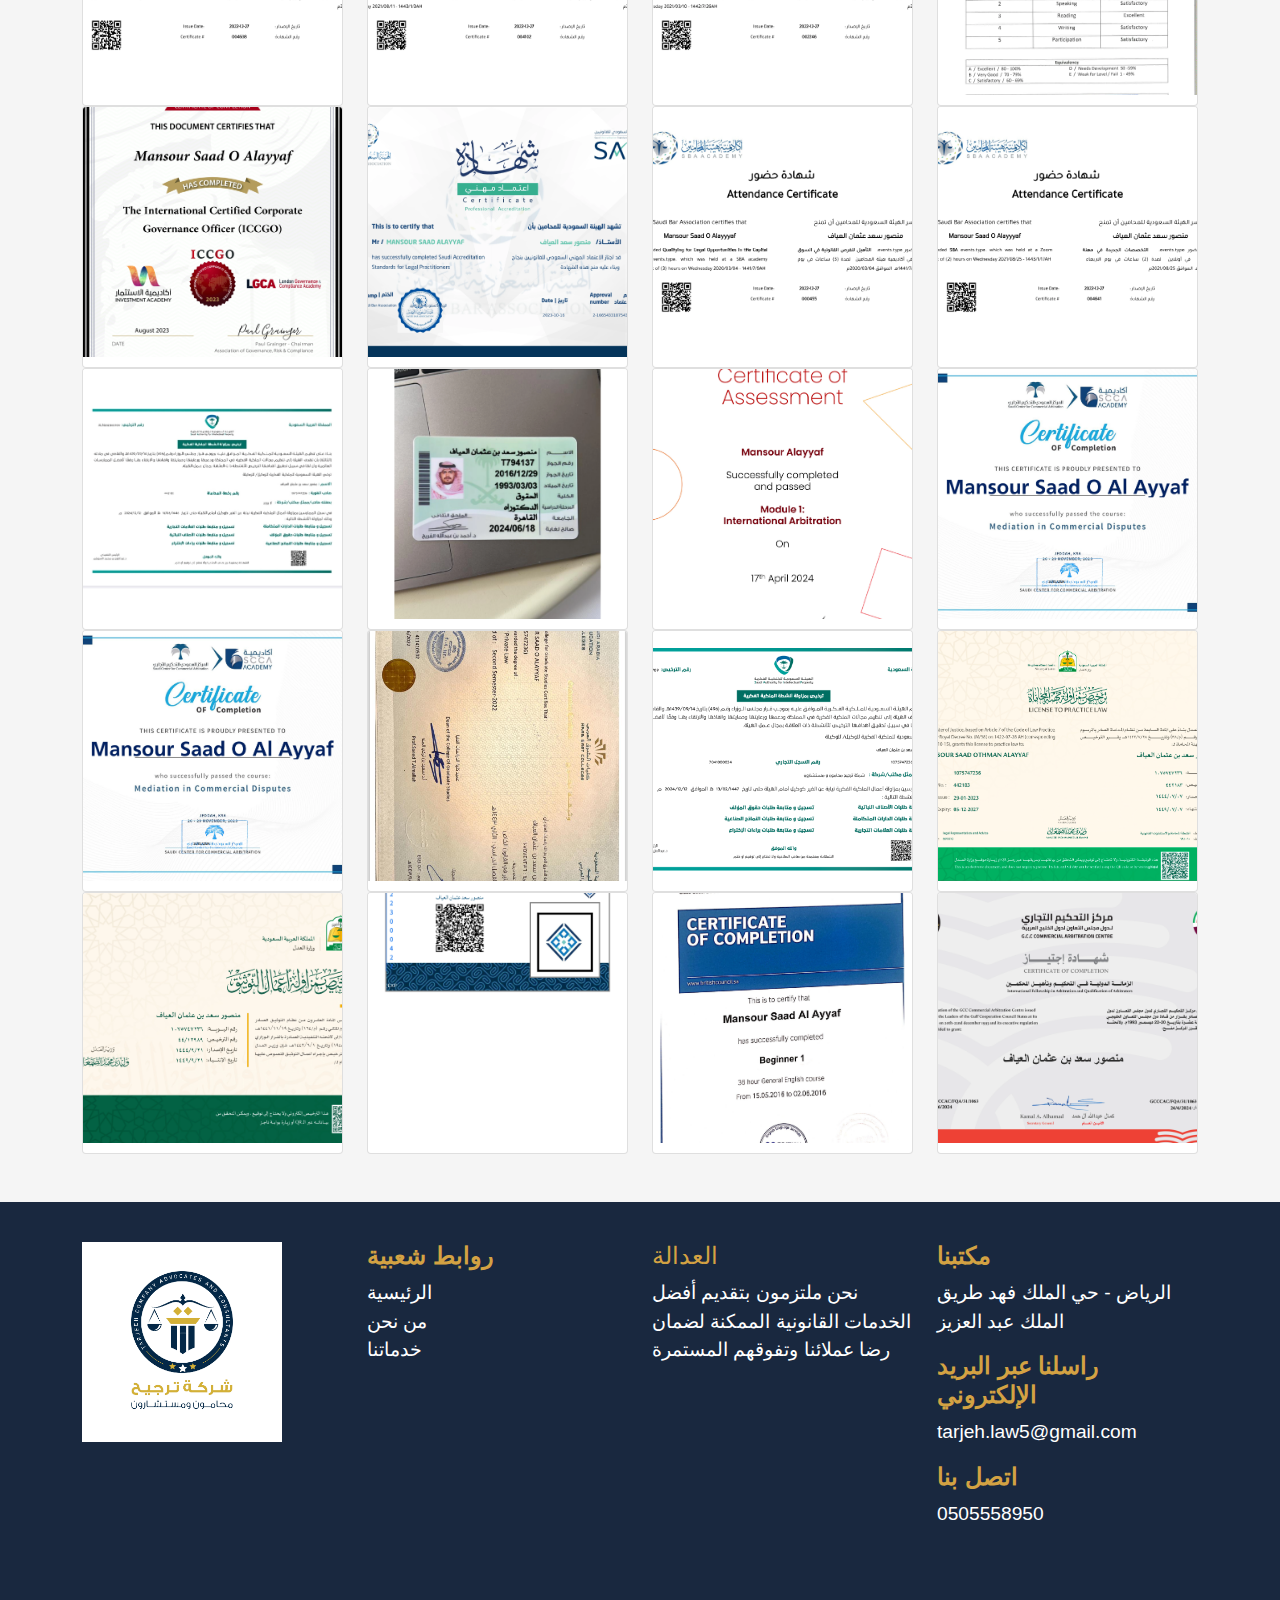
<file: certificate.html>
<!DOCTYPE html>
<html lang="ar" dir="rtl">
  <head>
    <meta charset="UTF-8" />
    <meta name="viewport" content="width=device-width, initial-scale=1.0" />
    <meta
      name="description"
      content="شركة ترجيح للمحاماة والاستشارات القانونية"
    />
    <meta name="keywords" content="شركة ترجيح, محامون, استشارات قانونية" />
    <meta name="author" content="شركة ترجيح" />
    <link
      rel="stylesheet"
      href="CSS/bootstrap.min.css"
      onload="this.onload=null;this.rel='stylesheet'"
    />
    <link
      rel="stylesheet"
      href="CSS/style.css"
      onload="this.onload=null;this.rel='stylesheet'"
    />
    <link
      rel="stylesheet"
      href="CSS/all.min.css"
      onload="this.onload=null;this.rel='stylesheet'"
    />
    <link rel="icon" href="Images/Logo.webp" />

    <title>شركة ترجيح | محامون ومستشارون</title>
  </head>
  <body>
    <header>
      <nav class="navbar navbar-expand-lg navbar-light bg-light">
        <div class="container">
          <a class="navbar-brand" href="#">
            <img
              src="Images/Logo.webp"
              alt="website Logo"
              style="width: 60px"
            />
          </a>
          <button
            class="navbar-toggler"
            type="button"
            data-bs-toggle="collapse"
            data-bs-target="#navbarSupportedContent"
            aria-controls="navbarSupportedContent"
            aria-expanded="false"
            aria-label="Toggle navigation"
          >
            <span class="navbar-toggler-icon"></span>
          </button>
          <div class="collapse navbar-collapse" id="navbarSupportedContent">
            <ul class="navbar-nav me-auto mb-2 mb-lg-0">
              <li class="nav-item">
                <a class="nav-link active" aria-current="page" href="index.html"
                  >الرئيسية</a
                >
              </li>
              <li class="nav-item">
                <a class="nav-link" href="index.html#about">من نحن</a>
              </li>
              <li class="nav-item">
                <a class="nav-link" href="index.html#services">خدماتنا</a>
              </li>
              <li class="nav-item">
                <a class="nav-link" href="index.html#team">فرق العمل</a>
              </li>
              <li class="nav-item">
                <a class="nav-link" href="#certificate.html">شهاداتنا</a>
              </li>
            </ul>
          </div>
        </div>
      </nav>
    </header>
    <section
      class="pt-5 pb-5"
      style="background-color: var(--main-background-color)"
    >
      <div class="container">
        <div class="row">
          <div class="col-lg-3 col-md-6">
            <div class="card">
              <img
                src="Images/cerificates/23A-DIG-IP43-0268.webp"
                class="card-img-top"
                alt="Certificate Image 1"
                width="200"
                height="300"
              />
            </div>
          </div>
          <div class="col-lg-3 col-md-6">
            <div class="card">
              <img
                src="Images/cerificates/6470f29a-31e7-4e0a-8871-b4cccdb7b0aa-0000.webp"
                class="card-img-top"
                alt="Certificate Image 2"
                width="200"
                height="300"
              />
            </div>
          </div>
          <div class="col-lg-3 col-md-6">
            <div class="card">
              <img
                src="Images/cerificates/6470f29a-31e7-4e0a-8871-b4cccdb7b0aa-0001.webp"
                class="card-img-top"
                alt="Certificate Image 3"
                width="200"
                height="300"
              />
            </div>
          </div>
          <div class="col-lg-3 col-md-6">
            <div class="card">
              <img
                src="Images/cerificates/6470f29a-31e7-4e0a-8871-b4cccdb7b0aa-0002.webp"
                class="card-img-top"
                alt="Certificate Image 4"
                width="200"
                height="300"
              />
            </div>
          </div>
          <div class="col-lg-3 col-md-6">
            <div class="card">
              <img
                src="Images/cerificates/6470f29a-31e7-4e0a-8871-b4cccdb7b0aa-0003.webp"
                class="card-img-top"
                alt="Certificate Image 5"
                width="200"
                height="300"
              />
            </div>
          </div>
          <div class="col-lg-3 col-md-6">
            <div class="card">
              <img
                src="Images/cerificates/6470f29a-31e7-4e0a-8871-b4cccdb7b0aa-0004.webp"
                class="card-img-top"
                alt="Certificate Image 6"
                width="200"
                height="300"
              />
            </div>
          </div>
          <div class="col-lg-3 col-md-6">
            <div class="card">
              <img
                src="Images/cerificates/6470f29a-31e7-4e0a-8871-b4cccdb7b0aa-0005.webp"
                class="card-img-top"
                alt="Certificate Image 7"
                width="200"
                height="300"
              />
            </div>
          </div>
          <div class="col-lg-3 col-md-6">
            <div class="card">
              <img
                src="Images/cerificates/8101b660-d3e9-4b84-a88b-47c52953ee0c-0000.webp"
                class="card-img-top"
                alt="Certificate Image 8"
                width="200"
                height="300"
              />
            </div>
          </div>
          <div class="col-lg-3 col-md-6">
            <div class="card">
              <img
                src="Images/cerificates/8101b660-d3e9-4b84-a88b-47c52953ee0c-0002.webp"
                class="card-img-top"
                alt="Certificate Image 9"
                width="200"
                height="300"
              />
            </div>
          </div>
          <div class="col-lg-3 col-md-6">
            <div class="card">
              <img
                src="Images/cerificates/8101b660-d3e9-4b84-a88b-47c52953ee0c-0003.webp"
                class="card-img-top"
                alt="Certificate Image 10"
                width="200"
                height="300"
              />
            </div>
          </div>
          <div class="col-lg-3 col-md-6">
            <div class="card">
              <img
                src="Images/cerificates/8101b660-d3e9-4b84-a88b-47c52953ee0c-0004.webp"
                class="card-img-top"
                alt="Certificate Image 11"
                width="200"
                height="300"
              />
            </div>
          </div>
          <div class="col-lg-3 col-md-6">
            <div class="card">
              <img
                src="Images/cerificates/8101b660-d3e9-4b84-a88b-47c52953ee0c-0005.webp"
                class="card-img-top"
                alt="Certificate Image 12"
                width="200"
                height="300"
              />
            </div>
          </div>
          <div class="col-lg-3 col-md-6">
            <div class="card">
              <img
                src="Images/cerificates/8101b660-d3e9-4b84-a88b-47c52953ee0c-0006.webp"
                class="card-img-top"
                alt="Certificate Image 13"
                width="200"
                height="300"
              />
            </div>
          </div>
          <div class="col-lg-3 col-md-6">
            <div class="card">
              <img
                src="Images/cerificates/8101b660-d3e9-4b84-a88b-47c52953ee0c-0007.webp"
                class="card-img-top"
                alt="Certificate Image 14"
                width="200"
                height="300"
              />
            </div>
          </div>
          <div class="col-lg-3 col-md-6">
            <div class="card">
              <img
                src="Images/cerificates/8101b660-d3e9-4b84-a88b-47c52953ee0c-0008.webp"
                class="card-img-top"
                alt="Certificate Image 15"
                width="200"
                height="300"
              />
            </div>
          </div>
          <div class="col-lg-3 col-md-6">
            <div class="card">
              <img
                src="Images/cerificates/8101b660-d3e9-4b84-a88b-47c52953ee0c-0009.webp"
                class="card-img-top"
                alt="Certificate Image 16"
                width="200"
                height="300"
              />
            </div>
          </div>
          <div class="col-lg-3 col-md-6">
            <div class="card">
              <img
                src="Images/cerificates/8101b660-d3e9-4b84-a88b-47c52953ee0c-0010.webp"
                class="card-img-top"
                alt="Certificate Image 17"
                width="200"
                height="300"
              />
            </div>
          </div>
          <div class="col-lg-3 col-md-6">
            <div class="card">
              <img
                src="Images/cerificates/8101b660-d3e9-4b84-a88b-47c52953ee0c-0011.webp"
                class="card-img-top"
                alt="Certificate Image 18"
                width="200"
                height="300"
              />
            </div>
          </div>
          <div class="col-lg-3 col-md-6">
            <div class="card">
              <img
                src="Images/cerificates/8101b660-d3e9-4b84-a88b-47c52953ee0c-0012.webp"
                class="card-img-top"
                alt="Certificate Image 19"
                width="200"
                height="300"
              />
            </div>
          </div>
          <div class="col-lg-3 col-md-6">
            <div class="card">
              <img
                src="Images/cerificates/8101b660-d3e9-4b84-a88b-47c52953ee0c-0013.webp"
                class="card-img-top"
                alt="Certificate Image 20"
                width="200"
                height="300"
              />
            </div>
          </div>
          <div class="col-lg-3 col-md-6">
            <div class="card">
              <img
                src="Images/cerificates/8101b660-d3e9-4b84-a88b-47c52953ee0c-0014.webp"
                class="card-img-top"
                alt="Certificate Image 21"
                width="200"
                height="300"
              />
            </div>
          </div>
          <div class="col-lg-3 col-md-6">
            <div class="card">
              <img
                src="Images/cerificates/8101b660-d3e9-4b84-a88b-47c52953ee0c-0015.webp"
                class="card-img-top"
                alt="Certificate Image 22"
                width="200"
                height="300"
              />
            </div>
          </div>
          <div class="col-lg-3 col-md-6">
            <div class="card">
              <img
                src="Images/cerificates/8101b660-d3e9-4b84-a88b-47c52953ee0c-0016.webp"
                class="card-img-top"
                alt="Certificate Image 23"
                width="200"
                height="300"
              />
            </div>
          </div>
          <div class="col-lg-3 col-md-6">
            <div class="card">
              <img
                src="Images/cerificates/8101b660-d3e9-4b84-a88b-47c52953ee0c-0017.webp"
                class="card-img-top"
                alt="Certificate Image 24"
                width="200"
                height="300"
              />
            </div>
          </div>
          <div class="col-lg-3 col-md-6">
            <div class="card">
              <img
                src="Images/cerificates/8101b660-d3e9-4b84-a88b-47c52953ee0c-0018.webp"
                class="card-img-top"
                alt="Certificate Image 25"
                width="200"
                height="300"
              />
            </div>
          </div>
          <div class="col-lg-3 col-md-6">
            <div class="card">
              <img
                src="Images/cerificates/8101b660-d3e9-4b84-a88b-47c52953ee0c-0019.webp"
                class="card-img-top"
                alt="Certificate Image 26"
                width="200"
                height="300"
              />
            </div>
          </div>
          <div class="col-lg-3 col-md-6">
            <div class="card">
              <img
                src="Images/cerificates/Accreditation Certificate.webp"
                class="card-img-top"
                alt="Certificate Image 27"
                width="200"
                height="300"
              />
            </div>
          </div>
          <div class="col-lg-3 col-md-6">
            <div class="card">
              <img
                src="Images/cerificates/alayyaf.webp"
                class="card-img-top"
                alt="Certificate Image 28"
                width="200"
                height="300"
              />
            </div>
          </div>
          <div class="col-lg-3 col-md-6">
            <div class="card">
              <img
                src="Images/cerificates/Certificate of Completion-11.webp"
                class="card-img-top"
                alt="Certificate Image 29"
                width="200"
                height="300"
              />
            </div>
          </div>
          <div class="col-lg-3 col-md-6">
            <div class="card">
              <img
                src="Images/cerificates/Mansour Alayyaf cert.webp"
                class="card-img-top"
                alt="Certificate Image 30"
                width="200"
                height="300"
              />
            </div>
          </div>
          <div class="col-lg-3 col-md-6">
            <div class="card">
              <img
                src="Images/cerificates/PHOTO-2023-12-22-21-27-23.webp"
                class="card-img-top"
                alt="Certificate Image 31"
                width="200"
                height="300"
              />
            </div>
          </div>
          <div class="col-lg-3 col-md-6">
            <div class="card">
              <img
                src="Images/cerificates/team-member-.jpg"
                class="card-img-top"
                alt="Certificate Image 32"
                width="200"
                height="300"
              />
            </div>
          </div>
          <div class="col-lg-3 col-md-6">
            <div class="card">
              <img
                src="Images/cerificates/team-member-1.png"
                class="card-img-top"
                alt="Certificate Image 32"
                width="200"
                height="300"
              />
            </div>
          </div>
          <div class="col-lg-3 col-md-6">
            <div class="card">
              <img
                src="Images/cerificates/team-member-3.png"
                class="card-img-top"
                alt="Certificate Image 32"
                width="200"
                height="300"
              />
            </div>
          </div>
          <div class="col-lg-3 col-md-6">
            <div class="card">
              <img
                src="Images/cerificates/team-member-4.jpeg.jpg"
                class="card-img-top"
                alt="Certificate Image 32"
                width="200"
                height="300"
              />
            </div>
          </div>
          <div class="col-lg-3 col-md-6">
            <div class="card">
              <img
                src="Images/cerificates/team-member-5.webp"
                class="card-img-top"
                alt="Certificate Image 32"
                width="200"
                height="300"
              />
            </div>
          </div>
          <div class="col-lg-3 col-md-6">
            <div class="card">
              <img
                src="Images/cerificates/team-member-6.webp"
                class="card-img-top"
                alt="Certificate Image 32"
                width="200"
                height="300"
              />
            </div>
          </div>
          <div class="col-lg-3 col-md-6">
            <div class="card">
              <img
                src="Images/cerificates/المعهد ٢.webp"
                class="card-img-top"
                alt="Certificate Image 32"
                width="200"
                height="300"
              />
            </div>
          </div>
          <div class="col-lg-3 col-md-6">
            <div class="card">
              <img
                src="Images/cerificates/‎⁨الهيئة العامة للعقار⁩.webp"
                class="card-img-top"
                alt="Certificate Image 32"
                width="200"
                height="300"
              />
            </div>
          </div>
          <div class="col-lg-3 col-md-6">
            <div class="card">
              <img
                src="Images/cerificates/نسخة من JuridicalLicenses_CCTS_787326d9-d1df-47e0-9895-65f856e34806.webp"
                class="card-img-top"
                alt="Certificate Image 32"
                width="200"
                height="300"
              />
            </div>
          </div>
        </div>
      </div>
    </section>
    <footer>
      <div class="container">
        <div class="row text-center text-md-start">
          <!-- Contact Info -->
          <div class="col-lg-3 col-md-6 mb-3">
            <div class="contact-info">
              <h5>مكتبنا</h5>
              <p>الرياض - حي الملك فهد طريق الملك عبد العزيز</p>
            </div>
            <div class="contact-info">
              <h5>راسلنا عبر البريد الإلكتروني</h5>
              <p>tarjeh.law5@gmail.com</p>
            </div>
            <div class="contact-info">
              <h5>اتصل بنا</h5>
              <p>0505558950</p>
            </div>
          </div>

          <!-- Justice Section -->
          <div class="col-lg-3 col-md-6 mb-3">
            <h4>العدالة</h4>
            <p>
              نحن ملتزمون بتقديم أفضل الخدمات القانونية الممكنة لضمان رضا
              عملائنا وتفوقهم المستمرة
            </p>
          </div>
          <!-- Links Section -->
          <div class="col-lg-3 col-md-6 mb-3 footer-links">
            <h5>روابط شعبية</h5>
            <ul class="list-unstyled">
              <li><a href="index.html#">الرئيسية</a></li>
              <li><a href="index.html#about">من نحن</a></li>
              <li><a href="index.html#services">خدماتنا</a></li>
            </ul>
          </div>

          <div class="col-lg-3 col-md-6 mb-3 footer-links">
            <img src="Images/Logo.webp" alt="Logo" style="width: 200px" />
          </div>
        </div>
      </div>
    </footer>
    <div class="arrow-up">
      <i class="fa-solid fa-arrow-up" style="color: white"></i>
    </div>
    <script src="JS/bootstrap.bundle.min.js" async></script>
    <script src="JS/script.js" defer></script>
  </body>
</html>
</file>
<file: CSS/style.css>
:root {
  --main-padding: 60px;
  --dark-color: #19283f;
  --main-background-color: #f5f5f5;
  --yellow-color: #8d8d1a;
}
body {
  font-family: "Roboto", sans-serif;
  margin: 0;
  padding: 0;
  box-sizing: border-box;
  scroll-behavior: smooth;
}

/* scrlol button */

.arrow-up {
  display: none;
  width: 50px;
  height: 50px;
  background-color: var(--dark-color);
  border-radius: 50%;
  cursor: pointer;
  position: fixed;
  bottom: 20px;
  transition: var(--transition-1);
  z-index: 1000;
  right: 20px;
}

.arrow-up.active {
  display: flex;
  justify-content: center;
  align-items: center;
}

.arrow-up svg {
  font-size: 15px;
  color: white;
  width: 30px;
  height: 30px;
}

.arrow-up:hover {
  background-color: black;
  color: white;
}

@media (max-width: 768px) {
  .arrow-up {
    width: 40px;
    height: 40px;
    right: 10px;
    bottom: 10px;
  }

  .arrow-up svg {
    width: 20px;
    height: 20px;
  }
}

header a {
  font-size: 1.5rem;
  font-weight: 500;
  margin-left: 15px;
}
.landing {
  background-image: url(../Images/carousel-1.jpg);
  background-size: cover;
  background-position: center;
  height: 100vh;
  display: flex;
  justify-content: center;
  align-items: center;
  flex-direction: column;
  color: white;
  text-align: center;
  font-size: 2rem;
  font-weight: 700;
  position: relative;
  * {
    z-index: 2;
  }
  h2 {
    font-size: 3rem;
  }
}
.landing::before {
  content: "";
  position: absolute;
  top: 0;
  left: 0;
  width: 100%;
  height: 100%;
  background-color: rgb(0 0 0 / 50%);
  z-index: 1;
}

/* about-2 section  */

.about-2 {
  padding-block: 60px;
}
.about-2 .row div {
  padding: 20px;
  border-radius: 20px;
  transition: 0.3s;
}
.about-2 .row > div:hover {
  background-color: #f5f5f5;
}
.svg {
  width: 90px;
  height: 90px;
  border-radius: 50%;
  background-color: var(--dark-color);
  display: flex;
  justify-content: center;
  align-items: center;
}
.about-2 svg {
  width: 50px;
  height: 50px;
  color: white;
}
.about-2 p {
  margin-top: 20px;
  margin-bottom: 20px;
  font-size: 1.2rem;
  font-weight: 500;
}
@media (max-width: 768px) {
  .about-2 .row div {
    flex-direction: column;
    display: flex;
    justify-content: center;
    align-items: center;
    margin-bottom: 20px;
    text-align: center;
  }
  .goals img {
    display: none;
  }
}

/* goals section  */

.goals {
  background-color: #f5f5f5;
  padding: 50px 0;
}
.goals p {
  font-size: 1.3rem;
  font-weight: 500;
}

.goals li {
  margin-top: 50px;
  border-radius: 0 20px 0 20px;
  border: 2px solid var(--dark-color);
  padding: 20px;
  font-size: 1.2rem;
  font-weight: 500;
  margin-bottom: 10px;
  position: relative;
}
.goals li span {
  position: absolute;
  top: -55px;
  right: 10px;
  font-size: 4rem;
  font-weight: 700;
  color: rgb(230, 230, 56);
}
.goals li::marker {
  color: var(--dark-color);
}

/* content section  */
.content {
  padding-block: var(--main-padding);
  margin-top: 60px;
}
.content h3 {
  color: var(--yellow-color);
  font-weight: 500;
}
.content .row > div {
  background-color: var(--main-background-color);
  padding: 10px;
  border-radius: 20px;
  margin-bottom: 30px;
  transition: 0.3s;
}
.content .row > div:hover {
  transform: scale(1.05);
}
@media (min-width: 768px) {
  .content .row {
    gap: 20px;
  }
  .content .row > div {
    width: calc(50% - 20px) !important;
  }
}
@media (min-width: 991px) {
  .content .row {
    gap: 20px;
  }
  .content .row > div {
    width: calc(33% - 20px) !important;
  }
}
/* services section  */
.services {
  margin-top: 30px;
}
.services svg {
  width: 40px;
  height: 40px;
  border-radius: 50%;
  color: #f5f5f5;
}

.services p {
  text-align: center;
  margin-top: 20px;
  font-size: 1.5rem;
  font-weight: 500;
}
.services .row > div {
  display: flex;
  flex-direction: column;
  align-items: center;
  transition: 0.3s;
  position: relative;
  margin-bottom: 30px;
}
.services .row > div:hover {
  background-color: var(--main-background-color);
  border-radius: 20px;
}
.services span {
  position: absolute;
  top: -50px;
  font-size: 3.5rem;
  font-weight: 900;
  color: var(--yellow-color);
}

.service-card {
  background-color: #ffffff;
  padding: 20px;
  border-radius: 10px;
  box-shadow: 0 4px 8px rgba(0, 0, 0, 0.1);
  margin-bottom: 20px;
}
.service-header {
  display: flex;
  justify-content: space-between;
  align-items: center;
  border-bottom: 2px solid #d3a243;
  padding-bottom: 10px;
  margin-bottom: 15px;
}
.service-header h5 {
  color: #3e3e3e;
}
.service-number {
  background-color: #d3a243;
  color: #fff;
  padding: 5px 10px;
  border-radius: 50%;
  font-size: 1.2rem;
}
.service-content {
  line-height: 1.8;
  font-size: 0.95rem;
}
.service-content li {
  font-size: 1.2rem;
}
.service-hours {
  font-size: 2rem;
  font-weight: bold;
  color: #d3a243;
  text-align: center;
}

/* footer  */

footer {
  background-color: var(--dark-color);
  color: #d3a243;
  padding: 40px 0;
}
footer .contact-info,
footer .footer-links {
  color: #ffffff;
}
footer .contact-info h5,
footer .footer-links h5,
footer .newsletter h5 {
  color: #d3a243;
  font-weight: bold;
  font-size: 1.5rem;
}
footer a {
  color: #ffffff;
  text-decoration: none;
}
footer a:hover {
  color: #d3a243;
}
footer .newsletter input[type="email"] {
  width: 100%;
  padding: 8px;
  margin-top: 10px;
  border: none;
  border-radius: 5px;
}
footer .newsletter button {
  background-color: #d3a243;
  color: #ffffff;
  border: none;
  padding: 8px 16px;
  border-radius: 5px;
  margin-top: 10px;
}
footer .social-icons a {
  color: #ffffff;
  font-size: 1.2rem;
  margin-right: 10px;
}
footer .social-icons a:hover {
  color: #d3a243;
}
footer p {
  font-size: 1.2rem;
  color: white;
}
footer li {
  font-size: 1.2rem;
}

.card-img-top {
  width: 100%;
  height: 250px;
  object-fit: cover;
  margin-bottom: 10px;
  transition: 0.3s;
}
.card-img-top:hover {
  transform: scale(1.05);
}
</file>
